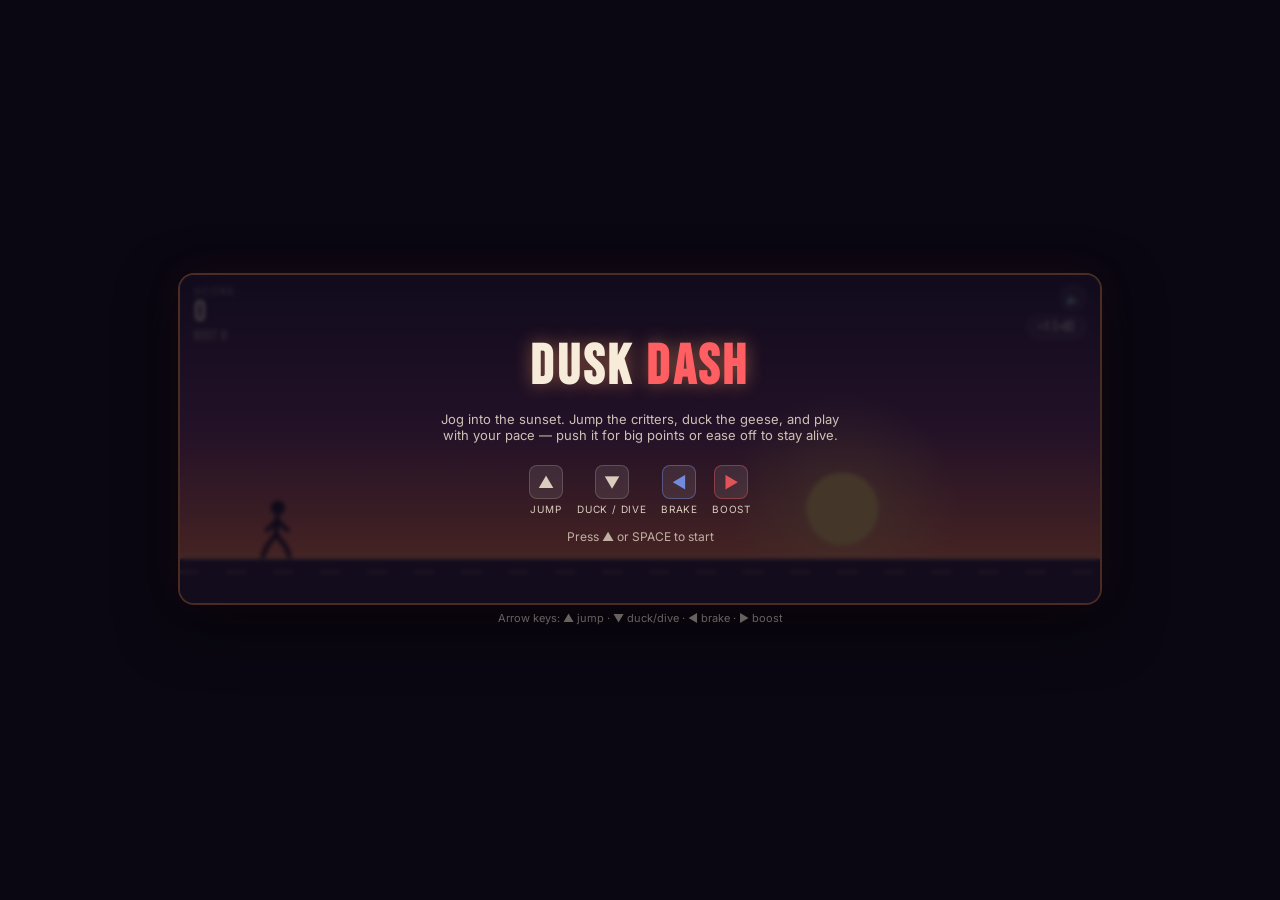
<file: index.html>
<!DOCTYPE html>
<html lang="en">
<head>
<meta charset="UTF-8">
<meta name="viewport" content="width=device-width, initial-scale=1.0, maximum-scale=1.0, user-scalable=no">
<title>Dusk Dash</title>
<link rel="stylesheet" href="style.css">
</head>
<body>

<div class="arcade">
  <div class="cab" id="cab">
    <canvas id="game"></canvas>

    <div class="hud">
      <div class="score-block">
        <div class="score-label">Score</div>
        <div class="score-value" id="scoreVal">0</div>
        <div class="best-value" id="bestVal">BEST 0</div>
      </div>
      <div class="status-block">
        <div class="mute-btn" id="muteBtn">🔈</div>
        <div class="speed-chip" id="speedChip">x1</div>
      </div>
    </div>

    <div class="overlay" id="startOverlay">
      <h1 class="title">DUSK <span>DASH</span></h1>
      <p class="subtitle">Jog into the sunset. Jump the critters, duck the geese, and play with your pace — push it for big points or ease off to stay alive.</p>
      <div class="keys-row">
        <div class="key-hint"><div class="key-cap up">▲</div>Jump</div>
        <div class="key-hint"><div class="key-cap down">▼</div>Duck / Dive</div>
        <div class="key-hint"><div class="key-cap left">◀</div>Brake</div>
        <div class="key-hint"><div class="key-cap right">▶</div>Boost</div>
      </div>
      <div class="press-hint">Press ▲ or SPACE to start</div>
    </div>

    <div class="overlay hidden" id="overOverlay">
      <h1 class="gameover-title">CAUGHT YOU</h1>
      <p class="final-score">Score <b id="finalScore">0</b> &nbsp;·&nbsp; Best <b id="finalBest">0</b></p>
      <div class="press-hint">Press ▲ or SPACE to run again</div>
    </div>

    <div class="touch-controls">
      <div class="touch-btn left" id="tLeft">◀</div>
      <div class="touch-btn" id="tDown">▼</div>
      <div class="touch-btn" id="tUp">▲</div>
      <div class="touch-btn right" id="tRight">▶</div>
    </div>
  </div>
  <div class="credit">Arrow keys: ▲ jump · ▼ duck/dive · ◀ brake · ▶ boost</div>
</div>

<script src="script.js"></script>
</body>
</html>
</file>
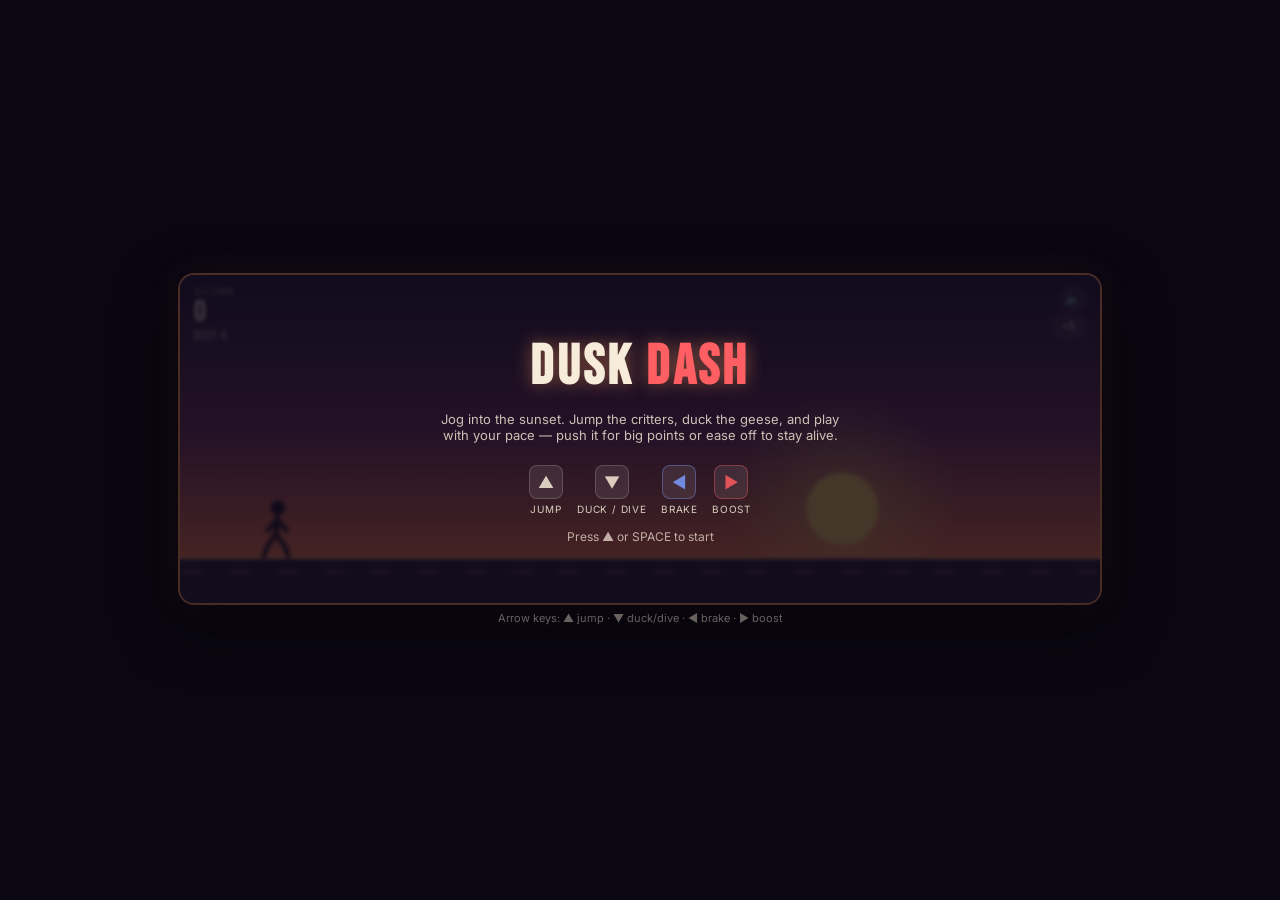
<file: dusk-dash (1).html>
<!DOCTYPE html>
<html lang="en">
<head>
<meta charset="UTF-8">
<meta name="viewport" content="width=device-width, initial-scale=1.0, maximum-scale=1.0, user-scalable=no">
<title>Dusk Dash</title>
<style>
  @import url('https://fonts.googleapis.com/css2?family=Bebas+Neue&family=Inter:wght@400;600;700&display=swap');

  :root{
    --sky-top:#160f2e;
    --sky-mid:#6a2c5c;
    --sky-low:#ff7a4a;
    --sun:#ffd166;
    --ground:#1b1330;
    --ground-line:#ff9e5e;
    --silhouette:#100b1f;
    --cream:#f7ecd9;
    --boost:#ff5e62;
    --brake:#7c9fff;
    --panel:rgba(16,11,25,0.78);
  }

  *{box-sizing:border-box;}

  body{
    margin:0;
    min-height:100vh;
    display:flex;
    align-items:center;
    justify-content:center;
    background:#0a0712;
    font-family:'Inter',sans-serif;
    color:var(--cream);
    padding:18px;
  }

  .arcade{
    width:100%;
    max-width:920px;
  }

  .cab{
    position:relative;
    width:100%;
    aspect-ratio:900/320;
    border-radius:14px;
    overflow:hidden;
    box-shadow:0 0 0 2px rgba(255,158,94,0.25), 0 20px 60px rgba(0,0,0,0.55), 0 0 40px rgba(255,94,98,0.08);
    background:var(--sky-top);
  }

  canvas{
    display:block;
    width:100%;
    height:100%;
  }

  /* ---------- HUD ---------- */
  .hud{
    position:absolute;
    top:0; left:0; right:0;
    display:flex;
    justify-content:space-between;
    align-items:flex-start;
    padding:10px 14px;
    pointer-events:none;
    z-index:5;
  }

  .score-block{ text-align:left; }
  .score-label{
    font-size:10px;
    letter-spacing:0.18em;
    opacity:0.65;
    text-transform:uppercase;
  }
  .score-value{
    font-family:'Bebas Neue',sans-serif;
    font-size:30px;
    letter-spacing:0.03em;
    line-height:1;
    color:var(--cream);
    text-shadow:0 2px 8px rgba(0,0,0,0.5);
  }
  .best-value{
    font-family:'Bebas Neue',sans-serif;
    font-size:14px;
    opacity:0.55;
    letter-spacing:0.05em;
  }

  .status-block{
    text-align:right;
    display:flex;
    flex-direction:column;
    align-items:flex-end;
    gap:4px;
  }
  .speed-chip{
    font-family:'Bebas Neue',sans-serif;
    font-size:13px;
    letter-spacing:0.08em;
    padding:3px 10px;
    border-radius:20px;
    background:rgba(255,255,255,0.08);
    color:var(--cream);
    border:1px solid rgba(255,255,255,0.15);
    transition:background .15s, color .15s, border-color .15s;
  }
  .speed-chip.boost{ background:rgba(255,94,98,0.18); color:var(--boost); border-color:rgba(255,94,98,0.5);}
  .speed-chip.brake{ background:rgba(124,159,255,0.18); color:var(--brake); border-color:rgba(124,159,255,0.5);}

  .mute-btn{
    pointer-events:all;
    cursor:pointer;
    background:rgba(255,255,255,0.08);
    border:1px solid rgba(255,255,255,0.15);
    color:var(--cream);
    border-radius:50%;
    width:26px;height:26px;
    font-size:13px;
    display:flex;align-items:center;justify-content:center;
  }

  /* ---------- Overlays ---------- */
  .overlay{
    position:absolute;
    inset:0;
    display:flex;
    flex-direction:column;
    align-items:center;
    justify-content:center;
    text-align:center;
    background:var(--panel);
    backdrop-filter:blur(2px);
    z-index:10;
    gap:10px;
    padding:16px;
    transition:opacity .2s ease;
  }
  .overlay.hidden{ display:none; }

  .title{
    font-family:'Bebas Neue',sans-serif;
    font-size:clamp(36px,7vw,56px);
    letter-spacing:0.06em;
    color:var(--cream);
    margin:0;
    text-shadow:0 0 18px rgba(255,158,94,0.45);
  }
  .title span{ color:var(--boost); }

  .subtitle{
    font-size:13px;
    opacity:0.8;
    margin:0 0 6px;
    max-width:420px;
  }

  .gameover-title{
    font-family:'Bebas Neue',sans-serif;
    font-size:clamp(32px,6.5vw,48px);
    color:var(--boost);
    letter-spacing:0.08em;
    margin:0;
  }
  .final-score{
    font-family:'Bebas Neue',sans-serif;
    font-size:22px;
    margin:0;
  }
  .final-score b{ color:var(--sun); }

  .keys-row{
    display:flex;
    gap:14px;
    margin-top:6px;
    flex-wrap:wrap;
    justify-content:center;
  }
  .key-hint{
    display:flex;
    flex-direction:column;
    align-items:center;
    gap:4px;
    font-size:10px;
    letter-spacing:0.08em;
    text-transform:uppercase;
    opacity:0.85;
  }
  .key-cap{
    width:34px;height:34px;
    border-radius:8px;
    background:rgba(255,255,255,0.1);
    border:1px solid rgba(255,255,255,0.2);
    display:flex;align-items:center;justify-content:center;
    font-size:16px;
  }
  .key-cap.up{ color:var(--cream); }
  .key-cap.down{ color:var(--cream); }
  .key-cap.right{ color:var(--boost); border-color:rgba(255,94,98,0.45); }
  .key-cap.left{ color:var(--brake); border-color:rgba(124,159,255,0.45); }

  .press-hint{
    font-size:12px;
    opacity:0.7;
    margin-top:4px;
    animation:pulse 1.6s ease-in-out infinite;
  }
  @keyframes pulse{ 0%,100%{opacity:.45;} 50%{opacity:.9;} }

  /* ---------- Touch controls ---------- */
  .touch-controls{
    position:absolute;
    bottom:10px;
    left:0; right:0;
    display:flex;
    justify-content:center;
    gap:10px;
    z-index:6;
  }
  .touch-btn{
    width:46px;height:46px;
    border-radius:12px;
    background:rgba(255,255,255,0.1);
    border:1px solid rgba(255,255,255,0.2);
    color:var(--cream);
    font-size:18px;
    display:flex;align-items:center;justify-content:center;
    -webkit-tap-highlight-color:transparent;
    user-select:none;
    touch-action:none;
  }
  .touch-btn:active{ background:rgba(255,255,255,0.25); }
  .touch-btn.right{ color:var(--boost); }
  .touch-btn.left{ color:var(--brake); }

  .credit{
    text-align:center;
    font-size:11px;
    opacity:0.4;
    margin-top:8px;
  }

  @media (hover:hover) and (pointer:fine){
    .touch-controls{ display:none; }
  }
</style>
</head>
<body>

<div class="arcade">
  <div class="cab" id="cab">
    <canvas id="game"></canvas>

    <div class="hud">
      <div class="score-block">
        <div class="score-label">Score</div>
        <div class="score-value" id="scoreVal">0</div>
        <div class="best-value" id="bestVal">BEST 0</div>
      </div>
      <div class="status-block">
        <div class="mute-btn" id="muteBtn">🔈</div>
        <div class="speed-chip" id="speedChip">x1</div>
      </div>
    </div>

    <div class="overlay" id="startOverlay">
      <h1 class="title">DUSK <span>DASH</span></h1>
      <p class="subtitle">Jog into the sunset. Jump the critters, duck the geese, and play with your pace — push it for big points or ease off to stay alive.</p>
      <div class="keys-row">
        <div class="key-hint"><div class="key-cap up">▲</div>Jump</div>
        <div class="key-hint"><div class="key-cap down">▼</div>Duck / Dive</div>
        <div class="key-hint"><div class="key-cap left">◀</div>Brake</div>
        <div class="key-hint"><div class="key-cap right">▶</div>Boost</div>
      </div>
      <div class="press-hint">Press ▲ or SPACE to start</div>
    </div>

    <div class="overlay hidden" id="overOverlay">
      <h1 class="gameover-title">CAUGHT YOU</h1>
      <p class="final-score">Score <b id="finalScore">0</b> &nbsp;·&nbsp; Best <b id="finalBest">0</b></p>
      <div class="press-hint">Press ▲ or SPACE to run again</div>
    </div>

    <div class="touch-controls">
      <div class="touch-btn left" id="tLeft">◀</div>
      <div class="touch-btn" id="tDown">▼</div>
      <div class="touch-btn" id="tUp">▲</div>
      <div class="touch-btn right" id="tRight">▶</div>
    </div>
  </div>
  <div class="credit">Arrow keys: ▲ jump · ▼ duck/dive · ◀ brake · ▶ boost</div>
</div>

<script>
(function(){
  "use strict";

  // ---------------------------------------------------------------
  // Setup
  // ---------------------------------------------------------------
  const canvas = document.getElementById('game');
  const ctx = canvas.getContext('2d');
  const LOGICAL_W = 900, LOGICAL_H = 320;
  const dpr = Math.max(1, Math.min(window.devicePixelRatio || 1, 2));
  canvas.width = LOGICAL_W * dpr;
  canvas.height = LOGICAL_H * dpr;
  ctx.scale(dpr, dpr);

  const GROUND_Y = LOGICAL_H - 46;

  const COLORS = {
    skyTop:'#160f2e', skyMid:'#6a2c5c', skyLow:'#ff7a4a',
    sun:'#ffd166', ground:'#1b1330', groundLine:'#ff9e5e',
    silhouette:'#100b1f', boost:'#ff5e62', brake:'#7c9fff'
  };

  // ---------------------------------------------------------------
  // Audio (simple generated beeps, no external assets)
  // ---------------------------------------------------------------
  let actx = null, muted = false;
  function ensureAudio(){ if(!actx){ try{ actx = new (window.AudioContext||window.webkitAudioContext)(); }catch(e){} } }
  function beep(freq, dur, type, vol, glideTo){
    if(muted || !actx) return;
    const o = actx.createOscillator();
    const g = actx.createGain();
    o.type = type || 'sine';
    o.frequency.setValueAtTime(freq, actx.currentTime);
    if(glideTo) o.frequency.linearRampToValueAtTime(glideTo, actx.currentTime + dur);
    g.gain.setValueAtTime(vol||0.06, actx.currentTime);
    g.gain.exponentialRampToValueAtTime(0.0001, actx.currentTime + dur);
    o.connect(g); g.connect(actx.destination);
    o.start(); o.stop(actx.currentTime + dur);
  }
  const sfx = {
    jump: ()=>beep(340,0.12,'sine',0.05,620),
    hit: ()=>beep(160,0.28,'square',0.07,60),
    tick: ()=>beep(880,0.08,'sine',0.04)
  };

  document.getElementById('muteBtn').addEventListener('click', ()=>{
    muted = !muted;
    document.getElementById('muteBtn').textContent = muted ? '🔇' : '🔈';
  });

  // ---------------------------------------------------------------
  // Input
  // ---------------------------------------------------------------
  const keys = { up:false, down:false, left:false, right:false };

  function handleKey(code, isDown){
    switch(code){
      case 'ArrowUp': case 'Space': case 'KeyW':
        if(isDown) onUpPressed();
        keys.up = isDown; break;
      case 'ArrowDown': case 'KeyS':
        keys.down = isDown; break;
      case 'ArrowLeft': case 'KeyA':
        keys.left = isDown; break;
      case 'ArrowRight': case 'KeyD':
        keys.right = isDown; break;
      default: return;
    }
  }

  window.addEventListener('keydown', (e)=>{
    if(['ArrowUp','ArrowDown','ArrowLeft','ArrowRight','Space'].includes(e.code)) e.preventDefault();
    handleKey(e.code, true);
  }, {passive:false});
  window.addEventListener('keyup', (e)=>{
    if(['ArrowUp','ArrowDown','ArrowLeft','ArrowRight','Space'].includes(e.code)) e.preventDefault();
    handleKey(e.code, false);
  }, {passive:false});

  function bindTouch(id, downFn, upFn){
    const el = document.getElementById(id);
    const start = (e)=>{ e.preventDefault(); downFn(); };
    const end = (e)=>{ e.preventDefault(); upFn && upFn(); };
    el.addEventListener('touchstart', start, {passive:false});
    el.addEventListener('touchend', end, {passive:false});
    el.addEventListener('mousedown', start);
    el.addEventListener('mouseup', end);
    el.addEventListener('mouseleave', end);
  }
  bindTouch('tUp', ()=>{ onUpPressed(); keys.up = true; }, ()=>keys.up=false);
  bindTouch('tDown', ()=>keys.down=true, ()=>keys.down=false);
  bindTouch('tLeft', ()=>keys.left=true, ()=>keys.left=false);
  bindTouch('tRight', ()=>keys.right=true, ()=>keys.right=false);

  function onUpPressed(){
    ensureAudio();
    if(state === 'START' || state === 'GAMEOVER'){ startGame(); return; }
    if(state === 'PLAYING' && player.onGround && !player.jumping){
      player.jumping = true;
      player.vy = -640;
      sfx.jump();
    }
  }

  // ---------------------------------------------------------------
  // Background: clean sunset sky (no moving hills - kept simple/clear)
  // ---------------------------------------------------------------
  let skyGrad = null;
  function buildSkyGradient(){
    skyGrad = ctx.createLinearGradient(0,0,0,GROUND_Y);
    skyGrad.addColorStop(0, COLORS.skyTop);
    skyGrad.addColorStop(0.55, COLORS.skyMid);
    skyGrad.addColorStop(1, COLORS.skyLow);
  }
  buildSkyGradient();

  function drawBackground(t){
    ctx.fillStyle = skyGrad;
    ctx.fillRect(0,0,LOGICAL_W,GROUND_Y+6);

    // sun
    const sunX = LOGICAL_W*0.72;
    const sunY = GROUND_Y - 46;
    const pulse = 1 + Math.sin(t*1.4)*0.04;
    const r = 34*pulse;
    const glow = ctx.createRadialGradient(sunX,sunY,0,sunX,sunY,r*3.2);
    glow.addColorStop(0,'rgba(255,209,102,0.55)');
    glow.addColorStop(1,'rgba(255,209,102,0)');
    ctx.fillStyle = glow;
    ctx.beginPath(); ctx.arc(sunX,sunY,r*3.2,0,Math.PI*2); ctx.fill();
    ctx.fillStyle = COLORS.sun;
    ctx.beginPath(); ctx.arc(sunX,sunY,r,0,Math.PI*2); ctx.fill();

    // ground
    ctx.fillStyle = COLORS.ground;
    ctx.fillRect(0,GROUND_Y,LOGICAL_W,LOGICAL_H-GROUND_Y);
    ctx.fillStyle = COLORS.groundLine;
    ctx.fillRect(0,GROUND_Y,LOGICAL_W,3);
  }

  function drawGroundDashes(offset){
    ctx.fillStyle = 'rgba(255,158,94,0.35)';
    const gap = 46, w = 20;
    // offset is always <= 0 (it only decreases), so offset % gap is already in (-gap, 0]
    // and tracks offset directly -> dashes scroll the same way obstacles do (right to left).
    let start = offset % gap;
    for(let x=start; x<LOGICAL_W; x+=gap){
      ctx.fillRect(x, GROUND_Y+14, w, 3);
    }
  }

  // ---------------------------------------------------------------
  // Player (human runner, drawn procedurally)
  // ---------------------------------------------------------------
  const player = {
    x: 86,
    standH: 50, duckH: 28, w: 16,
    y: GROUND_Y - 50,
    vy: 0,
    jumping: false,
    ducking: false,
    onGround: true,
    runPhase: 0
  };

  function playerHeight(){ return player.ducking && player.onGround ? player.duckH : player.standH; }
  function playerFeetY(){ return player.jumping ? player.y + player.standH : GROUND_Y; }
  function playerHitbox(){
    const h = player.jumping ? player.standH-6 : playerHeight();
    const y = player.jumping ? player.y : GROUND_Y - h;
    const inset = 4;
    return { x: player.x+inset, y: y+inset, w: player.w-inset, h: h-inset*1.2 };
  }

  function drawRunner(x, groundBaseY, h, t, ducking, jumping, leanBoost){
    const col = COLORS.silhouette;
    ctx.strokeStyle = col;
    ctx.fillStyle = col;
    ctx.lineCap = 'round';
    ctx.lineWidth = 4.5;

    const cx = x + 8;
    const hipY = groundBaseY - h*0.42;
    const headR = 7;
    const lean = ducking ? 0.55 : (0.12 + leanBoost*0.22);

    const neckX = cx + h*0.18*lean;
    const neckY = hipY - h*0.34;
    const headX = neckX + h*0.10*lean;
    const headY = neckY - headR - 2;

    // legs
    ctx.beginPath();
    if(jumping){
      const k1 = Math.sin(t*0.6)*0.3;
      ctx.moveTo(cx, hipY); ctx.lineTo(cx - 5, hipY + h*0.30 + k1*4);
      ctx.lineTo(cx - 9, hipY + h*0.18 + k1*4);
      ctx.moveTo(cx, hipY); ctx.lineTo(cx + 7, hipY + h*0.26 - k1*4);
      ctx.lineTo(cx + 12, hipY + h*0.40 - k1*4);
    } else {
      const swing = Math.sin(t);
      const legLen = h*0.42;
      const footY = hipY + legLen;
      ctx.moveTo(cx, hipY);
      ctx.lineTo(cx + swing*9, hipY + legLen*0.55);
      ctx.lineTo(cx + swing*13, footY);
      ctx.moveTo(cx, hipY);
      ctx.lineTo(cx - swing*9, hipY + legLen*0.55);
      ctx.lineTo(cx - swing*13, footY);
    }
    ctx.stroke();

    // torso
    ctx.beginPath();
    ctx.moveTo(cx, hipY);
    ctx.lineTo(neckX, neckY);
    ctx.stroke();

    // arms
    ctx.beginPath();
    const armSwing = jumping ? 0.6 : -Math.sin(t);
    const shoulderX = neckX, shoulderY = neckY + h*0.06;
    ctx.moveTo(shoulderX, shoulderY);
    ctx.lineTo(shoulderX + armSwing*10, shoulderY + h*0.20);
    ctx.moveTo(shoulderX, shoulderY);
    ctx.lineTo(shoulderX - armSwing*10, shoulderY + h*0.20 - (jumping?6:0));
    ctx.stroke();

    // head
    ctx.beginPath();
    ctx.arc(headX, headY, headR, 0, Math.PI*2);
    ctx.fill();
  }

  // ---------------------------------------------------------------
  // Obstacles (animals)
  // ---------------------------------------------------------------
  function drawContactShadow(cx, halfW, alpha){
    ctx.save();
    ctx.fillStyle = `rgba(0,0,0,${alpha==null?0.32:alpha})`;
    ctx.beginPath();
    ctx.ellipse(cx, GROUND_Y+2, halfW, halfW*0.26, 0, 0, Math.PI*2);
    ctx.fill();
    ctx.restore();
  }
  function shadedFill(x0,y0,x1,y1){
    const g = ctx.createLinearGradient(x0,y0,x1,y1);
    g.addColorStop(0, '#352a4d');
    g.addColorStop(1, COLORS.silhouette);
    return g;
  }

  function drawTurtle(o, t){
    const c = COLORS.silhouette;
    ctx.fillStyle = c; ctx.strokeStyle = c; ctx.lineWidth = 3; ctx.lineCap='round';
    const baseY = GROUND_Y - 4;
    drawContactShadow(o.x+o.w/2, o.w*0.46, 0.3);
    ctx.fillStyle = shadedFill(o.x, baseY-18, o.x, baseY-2);
    ctx.beginPath();
    ctx.ellipse(o.x+o.w/2, baseY-9, o.w/2, 9, 0, 0, Math.PI*2);
    ctx.fill();
    ctx.fillStyle = c;
    ctx.beginPath();
    ctx.arc(o.x+o.w-2, baseY-12, 4.5, 0, Math.PI*2);
    ctx.fill();
    const legPh = Math.sin(t*1.5);
    for(let i=0;i<2;i++){
      const lx = o.x + 7 + i*(o.w-16);
      ctx.beginPath();
      ctx.moveTo(lx, baseY-4);
      ctx.lineTo(lx + (i?1:-1)*legPh*2, baseY);
      ctx.stroke();
    }
  }

  function drawDog(o, t){
    const c = COLORS.silhouette;
    ctx.fillStyle = c; ctx.strokeStyle = c; ctx.lineWidth = 3.4; ctx.lineCap='round';
    const baseY = GROUND_Y - 2;
    const bodyTop = baseY - o.h*0.55;
    drawContactShadow(o.x+o.w*0.42, o.w*0.5, 0.3);
    ctx.fillStyle = shadedFill(o.x, bodyTop-o.h*0.1, o.x, bodyTop+o.h*0.35);
    ctx.beginPath();
    ctx.ellipse(o.x+o.w*0.42, bodyTop+ o.h*0.18, o.w*0.42, o.h*0.22, 0, 0, Math.PI*2);
    ctx.fill();
    ctx.fillStyle = c;
    // head
    ctx.beginPath();
    ctx.arc(o.x+o.w*0.86, bodyTop+2, 7, 0, Math.PI*2);
    ctx.fill();
    // ear
    ctx.beginPath();
    ctx.moveTo(o.x+o.w*0.90,bodyTop-3);
    ctx.lineTo(o.x+o.w*0.97,bodyTop-11);
    ctx.lineTo(o.x+o.w*0.83,bodyTop-6);
    ctx.closePath(); ctx.fill();
    // tail
    ctx.beginPath();
    ctx.moveTo(o.x+1, bodyTop+o.h*0.12);
    ctx.quadraticCurveTo(o.x-9, bodyTop-4, o.x-6, bodyTop-12);
    ctx.stroke();
    // legs trot
    const ph = Math.sin(t*1.8);
    [0.18,0.62].forEach((fx,i)=>{
      const lx = o.x + o.w*fx;
      const sw = (i?ph:-ph)*3;
      ctx.beginPath();
      ctx.moveTo(lx, bodyTop+o.h*0.30);
      ctx.lineTo(lx+sw, baseY);
      ctx.stroke();
    });
  }

  function drawDogPack(o,t){
    drawDog({x:o.x, w:o.w*0.55, h:o.h}, t);
    drawDog({x:o.x+o.w*0.45, w:o.w*0.55, h:o.h}, t+1.6);
  }

  function drawGoose(o, t){
    const c = COLORS.silhouette;
    ctx.fillStyle = c; ctx.strokeStyle = c; ctx.lineWidth = 3; ctx.lineCap='round';
    const bob = Math.sin(t*3)*3;
    const cy = o.y + o.h/2 + bob;
    const cx = o.x + o.w/2;
    drawContactShadow(cx, o.w*0.22, 0.16);
    ctx.fillStyle = shadedFill(cx, cy-o.h*0.3, cx, cy+o.h*0.3);
    ctx.beginPath();
    ctx.ellipse(cx, cy, o.w*0.32, o.h*0.30, 0, 0, Math.PI*2);
    ctx.fill();
    ctx.fillStyle = c;
    ctx.beginPath();
    ctx.arc(cx+o.w*0.36, cy-4, 4, 0, Math.PI*2);
    ctx.fill();
    const wingFlap = Math.sin(t*9)*8;
    ctx.beginPath();
    ctx.moveTo(cx-2, cy-3);
    ctx.lineTo(cx-o.w*0.4, cy-10-wingFlap);
    ctx.lineTo(cx-o.w*0.1, cy);
    ctx.closePath(); ctx.fill();
    ctx.beginPath();
    ctx.moveTo(cx-2, cy+3);
    ctx.lineTo(cx-o.w*0.4, cy+10+wingFlap);
    ctx.lineTo(cx-o.w*0.1, cy+2);
    ctx.closePath(); ctx.fill();
  }

  const OBSTACLE_TYPES = [
    { key:'turtle',  w:30, h:20, floorOffset:0,  minScore:0,   draw:drawTurtle },
    { key:'dog',     w:32, h:34, floorOffset:0,  minScore:0,   draw:drawDog },
    { key:'dogpack', w:56, h:34, floorOffset:0,  minScore:140, draw:drawDogPack },
    { key:'goose',   w:34, h:24, floorOffset:36, minScore:170, draw:drawGoose }
  ];

  // ---------------------------------------------------------------
  // Game state
  // ---------------------------------------------------------------
  let state = 'START'; // START | PLAYING | GAMEOVER
  let score = 0, best = 0;
  let speed = 0;
  const BASE_SPEED = 200, MAX_SPEED = 560;
  let obstacles = [];
  let distSinceSpawn = 0;
  let nextSpawnGap = 320;
  let dashOffset = 0, bgTime = 0;
  let lastTickScore = 0;

  const startOverlay = document.getElementById('startOverlay');
  const overOverlay = document.getElementById('overOverlay');
  const scoreVal = document.getElementById('scoreVal');
  const bestVal = document.getElementById('bestVal');
  const speedChip = document.getElementById('speedChip');
  const finalScore = document.getElementById('finalScore');
  const finalBest = document.getElementById('finalBest');

  function resetGame(){
    score = 0; speed = BASE_SPEED;
    obstacles = [];
    distSinceSpawn = 0; nextSpawnGap = 320;
    player.y = GROUND_Y - player.standH;
    player.vy = 0; player.jumping = false; player.ducking = false;
    player.onGround = true; player.runPhase = 0;
    lastTickScore = 0;
  }

  function startGame(){
    ensureAudio();
    resetGame();
    state = 'PLAYING';
    startOverlay.classList.add('hidden');
    overOverlay.classList.add('hidden');
  }

  function endGame(){
    state = 'GAMEOVER';
    sfx.hit();
    best = Math.max(best, Math.floor(score));
    finalScore.textContent = Math.floor(score);
    finalBest.textContent = best;
    overOverlay.classList.remove('hidden');
  }

  function pickObstacleType(){
    const avail = OBSTACLE_TYPES.filter(t => score >= t.minScore);
    return avail[Math.floor(Math.random()*avail.length)];
  }

  function spawnObstacle(){
    const type = pickObstacleType();
    const y = GROUND_Y - type.h - type.floorOffset;
    obstacles.push({
      type, x: LOGICAL_W + 10, y, w: type.w, h: type.h, t: Math.random()*10
    });
  }

  function currentSpeedMultiplier(){
    if(keys.right && !keys.left) return 1.6;
    if(keys.left && !keys.right) return 0.6;
    return 1;
  }
  function currentScoreMultiplier(){
    if(keys.right && !keys.left) return 2.0;
    if(keys.left && !keys.right) return 0.5;
    return 1;
  }

  function updatePlayer(dt){
    if(keys.down && player.onGround && !player.jumping){
      player.ducking = true;
    } else if(!keys.down){
      player.ducking = false;
    }

    if(player.jumping){
      let g = 1750;
      if(keys.down) g = 3400; // fast-fall dive
      player.vy += g*dt;
      player.y += player.vy*dt;
      const standTop = GROUND_Y - player.standH;
      if(player.y >= standTop){
        player.y = standTop;
        player.jumping = false;
        player.vy = 0;
        player.onGround = true;
      } else {
        player.onGround = false;
      }
    } else {
      player.y = GROUND_Y - playerHeight();
    }

    const speedFactor = speed/BASE_SPEED;
    player.runPhase += dt*8*speedFactor;
  }

  function rectsOverlap(a,b){
    return a.x < b.x+b.w && a.x+a.w > b.x && a.y < b.y+b.h && a.y+a.h > b.y;
  }

  function update(dt){
    bgTime += dt;
    const speedMult = currentSpeedMultiplier();
    const scoreMult = currentScoreMultiplier();
    const targetSpeed = Math.min(BASE_SPEED + Math.min(score,4500)*0.03, MAX_SPEED/1.5) * speedMult;
    speed += (targetSpeed - speed)*Math.min(1, dt*4);
    speed = Math.max(110, Math.min(speed, MAX_SPEED));

    score += dt*10*scoreMult;
    if(Math.floor(score/300) > Math.floor(lastTickScore/300)){ sfx.tick(); }
    lastTickScore = score;

    dashOffset -= speed*dt;

    updatePlayer(dt);

    distSinceSpawn += speed*dt;
    if(distSinceSpawn >= nextSpawnGap){
      spawnObstacle();
      distSinceSpawn = 0;
      nextSpawnGap = 260 + Math.random()*260;
    }

    for(let i=obstacles.length-1;i>=0;i--){
      const o = obstacles[i];
      o.x -= speed*dt;
      o.t += dt;
      if(o.x + o.w < -20) obstacles.splice(i,1);
    }

    const pBox = playerHitbox();
    for(const o of obstacles){
      const oBox = { x:o.x+4, y:o.y+3, w:o.w-8, h:o.h-5 };
      if(rectsOverlap(pBox, oBox)){ endGame(); break; }
    }
  }

  // ---------------------------------------------------------------
  // Render
  // ---------------------------------------------------------------
  function render(){
    drawBackground(bgTime);
    drawGroundDashes(dashOffset);

    // obstacles
    obstacles.forEach(o => o.type.draw(o, o.t));

    // boost trail
    const feetY = playerFeetY();
    const drawH = player.jumping ? player.standH : playerHeight();
    if(state==='PLAYING' && keys.right && !keys.left){
      ctx.globalAlpha = 0.18;
      for(let i=1;i<=3;i++){
        drawRunner(player.x - i*9, feetY, drawH, player.runPhase - i*0.5, player.ducking, player.jumping, 1);
      }
      ctx.globalAlpha = 1;
    }

    const leanBoost = keys.right && !keys.left ? 1 : 0;
    drawRunner(player.x, feetY, drawH, player.runPhase, player.ducking, player.jumping, leanBoost);

    // HUD text
    scoreVal.textContent = Math.floor(score);
    bestVal.textContent = 'BEST ' + Math.max(best, Math.floor(score));
    if(keys.right && !keys.left){
      speedChip.textContent = 'BOOST ×2'; speedChip.className='speed-chip boost';
    } else if(keys.left && !keys.right){
      speedChip.textContent = 'BRAKE ×0.5'; speedChip.className='speed-chip brake';
    } else {
      speedChip.textContent = '×1'; speedChip.className='speed-chip';
    }
  }

  // ---------------------------------------------------------------
  // Loop
  // ---------------------------------------------------------------
  let last = performance.now();
  function loop(now){
    let dt = (now - last)/1000;
    dt = Math.min(dt, 0.04);
    last = now;

    if(state === 'PLAYING'){
      update(dt);
    } else {
      bgTime += dt;
      dashOffset -= 40*dt;
      player.runPhase += dt*4;
    }
    render();
    requestAnimationFrame(loop);
  }

  // initial idle pose
  player.y = GROUND_Y - player.standH;
  requestAnimationFrame(loop);

})();
</script>
</body>
</html>
</file>
<file: style.css>
@import url('https://fonts.googleapis.com/css2?family=Bebas+Neue&family=Inter:wght@400;600;700&display=swap');

:root{
  --sky-top:#160f2e;
  --sky-mid:#6a2c5c;
  --sky-low:#ff7a4a;
  --sun:#ffd166;
  --ground:#1b1330;
  --ground-line:#ff9e5e;
  --silhouette:#100b1f;
  --cream:#f7ecd9;
  --boost:#ff5e62;
  --brake:#7c9fff;
  --panel:rgba(16,11,25,0.78);
}

*{box-sizing:border-box;}

body{
  margin:0;
  min-height:100vh;
  display:flex;
  align-items:center;
  justify-content:center;
  background:#0a0712;
  font-family:'Inter',sans-serif;
  color:var(--cream);
  padding:18px;
}

.arcade{
  width:100%;
  max-width:920px;
}

.cab{
  position:relative;
  width:100%;
  aspect-ratio:900/320;
  border-radius:14px;
  overflow:hidden;
  box-shadow:0 0 0 2px rgba(255,158,94,0.25), 0 20px 60px rgba(0,0,0,0.55), 0 0 40px rgba(255,94,98,0.08);
  background:var(--sky-top);
}

canvas{
  display:block;
  width:100%;
  height:100%;
}

/* ---------- HUD ---------- */
.hud{
  position:absolute;
  top:0; left:0; right:0;
  display:flex;
  justify-content:space-between;
  align-items:flex-start;
  padding:10px 14px;
  pointer-events:none;
  z-index:5;
}

.score-block{ text-align:left; }
.score-label{
  font-size:10px;
  letter-spacing:0.18em;
  opacity:0.65;
  text-transform:uppercase;
}
.score-value{
  font-family:'Bebas Neue',sans-serif;
  font-size:30px;
  letter-spacing:0.03em;
  line-height:1;
  color:var(--cream);
  text-shadow:0 2px 8px rgba(0,0,0,0.5);
}
.best-value{
  font-family:'Bebas Neue',sans-serif;
  font-size:14px;
  opacity:0.55;
  letter-spacing:0.05em;
}

.status-block{
  text-align:right;
  display:flex;
  flex-direction:column;
  align-items:flex-end;
  gap:4px;
}
.speed-chip{
  font-family:'Bebas Neue',sans-serif;
  font-size:13px;
  letter-spacing:0.08em;
  padding:3px 10px;
  border-radius:20px;
  background:rgba(255,255,255,0.08);
  color:var(--cream);
  border:1px solid rgba(255,255,255,0.15);
  transition:background .15s, color .15s, border-color .15s;
}
.speed-chip.boost{ background:rgba(255,94,98,0.18); color:var(--boost); border-color:rgba(255,94,98,0.5);}
.speed-chip.brake{ background:rgba(124,159,255,0.18); color:var(--brake); border-color:rgba(124,159,255,0.5);}

.mute-btn{
  pointer-events:all;
  cursor:pointer;
  background:rgba(255,255,255,0.08);
  border:1px solid rgba(255,255,255,0.15);
  color:var(--cream);
  border-radius:50%;
  width:26px;height:26px;
  font-size:13px;
  display:flex;align-items:center;justify-content:center;
}

/* ---------- Overlays ---------- */
.overlay{
  position:absolute;
  inset:0;
  display:flex;
  flex-direction:column;
  align-items:center;
  justify-content:center;
  text-align:center;
  background:var(--panel);
  backdrop-filter:blur(2px);
  z-index:10;
  gap:10px;
  padding:16px;
  transition:opacity .2s ease;
}
.overlay.hidden{ display:none; }

.title{
  font-family:'Bebas Neue',sans-serif;
  font-size:clamp(36px,7vw,56px);
  letter-spacing:0.06em;
  color:var(--cream);
  margin:0;
  text-shadow:0 0 18px rgba(255,158,94,0.45);
}
.title span{ color:var(--boost); }

.subtitle{
  font-size:13px;
  opacity:0.8;
  margin:0 0 6px;
  max-width:420px;
}

.gameover-title{
  font-family:'Bebas Neue',sans-serif;
  font-size:clamp(32px,6.5vw,48px);
  color:var(--boost);
  letter-spacing:0.08em;
  margin:0;
}
.final-score{
  font-family:'Bebas Neue',sans-serif;
  font-size:22px;
  margin:0;
}
.final-score b{ color:var(--sun); }

.keys-row{
  display:flex;
  gap:14px;
  margin-top:6px;
  flex-wrap:wrap;
  justify-content:center;
}
.key-hint{
  display:flex;
  flex-direction:column;
  align-items:center;
  gap:4px;
  font-size:10px;
  letter-spacing:0.08em;
  text-transform:uppercase;
  opacity:0.85;
}
.key-cap{
  width:34px;height:34px;
  border-radius:8px;
  background:rgba(255,255,255,0.1);
  border:1px solid rgba(255,255,255,0.2);
  display:flex;align-items:center;justify-content:center;
  font-size:16px;
}
.key-cap.up{ color:var(--cream); }
.key-cap.down{ color:var(--cream); }
.key-cap.right{ color:var(--boost); border-color:rgba(255,94,98,0.45); }
.key-cap.left{ color:var(--brake); border-color:rgba(124,159,255,0.45); }

.press-hint{
  font-size:12px;
  opacity:0.7;
  margin-top:4px;
  animation:pulse 1.6s ease-in-out infinite;
}
@keyframes pulse{ 0%,100%{opacity:.45;} 50%{opacity:.9;} }

/* ---------- Touch controls ---------- */
.touch-controls{
  position:absolute;
  bottom:10px;
  left:0; right:0;
  display:flex;
  justify-content:center;
  gap:10px;
  z-index:6;
}
.touch-btn{
  width:46px;height:46px;
  border-radius:12px;
  background:rgba(255,255,255,0.1);
  border:1px solid rgba(255,255,255,0.2);
  color:var(--cream);
  font-size:18px;
  display:flex;align-items:center;justify-content:center;
  -webkit-tap-highlight-color:transparent;
  user-select:none;
  touch-action:none;
}
.touch-btn:active{ background:rgba(255,255,255,0.25); }
.touch-btn.right{ color:var(--boost); }
.touch-btn.left{ color:var(--brake); }

.credit{
  text-align:center;
  font-size:11px;
  opacity:0.4;
  margin-top:8px;
}

@media (hover:hover) and (pointer:fine){
  .touch-controls{ display:none; }
}
</file>
